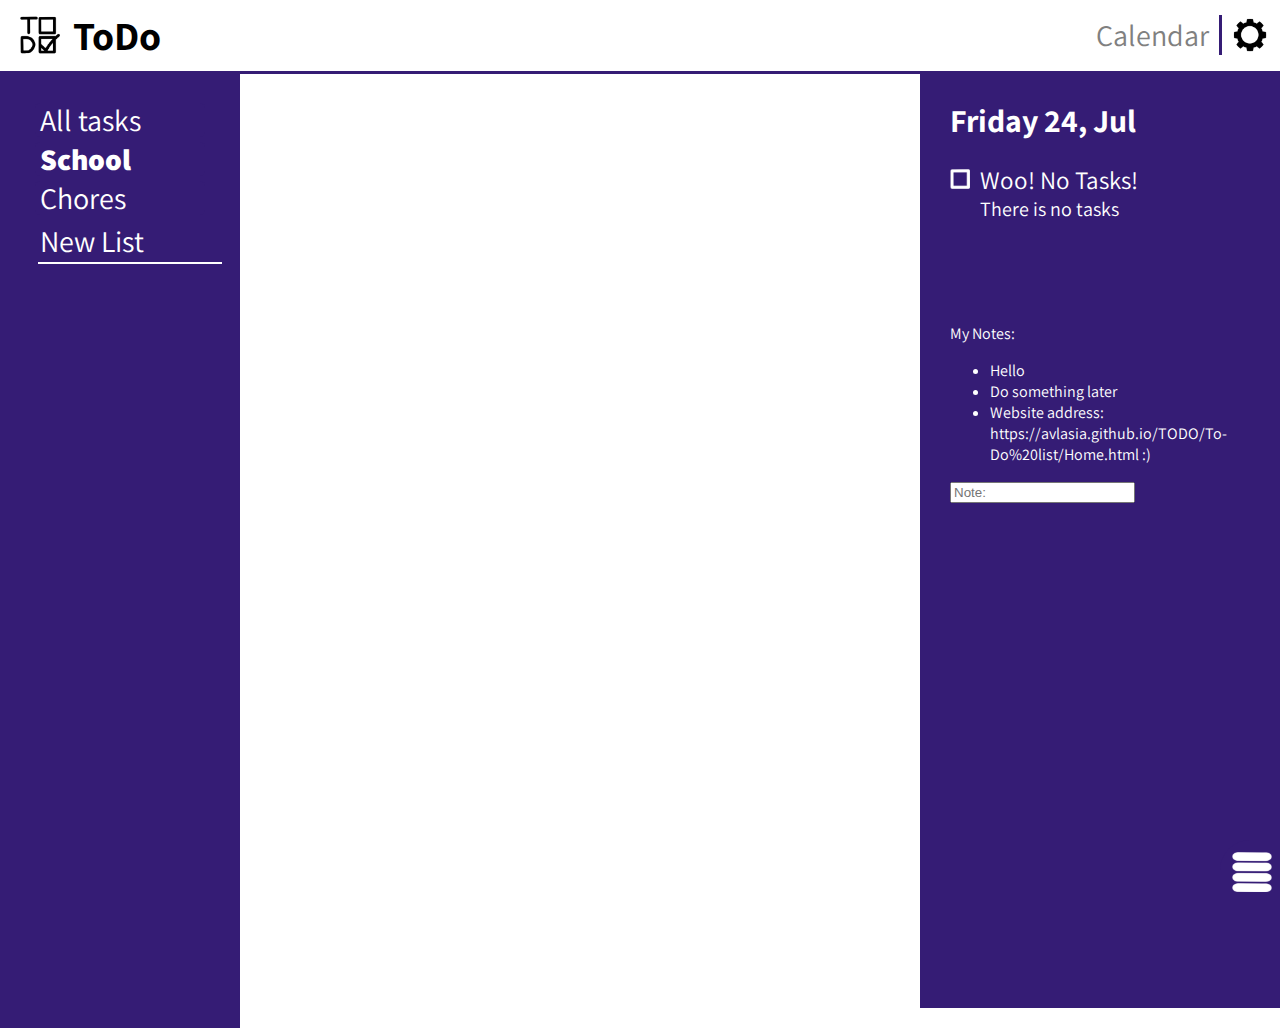
<file: Index.html>
<!DOCTYPE html>
<html>
    <head>
        <meta charset="utf-8">
        <title>ToDo - My page</title>
        <link rel="icon" href="Images/LogoNB.png">
        
        <!-- Font download -->
        <link rel="preconnect" href="https://fonts.googleapis.com">
        <link rel="preconnect" href="https://fonts.gstatic.com" crossorigin>
        <link href="https://fonts.googleapis.com/css2?family=Assistant:wght@400;700&display=swap" rel="stylesheet">
        <!-- Font download -->

        <link rel="stylesheet" href="Styles/StyleMain.css"> <!-- "StyleMain" to be default-->
    </head>
    <body>       

        <!-- Side Nav Bar-->
        <div id=ListNav>
            <div id=ListOfLists>
                <p id="ListMain">All tasks</p>
                <p id="List1" class="Active">School</p>
                <p id="List2">Chores</p>
            </div>
            <input id="NewList" type="text" placeholder="New List">
        </div>
        
        <!-- Right Details-->
        <div id="RightStuff">
            <div id=Summary>
                <h1 id="Date">Date</h1>
                <p id="NextTask"><img class="invert" src="Images/Unchecked.png"><span id=NextTaskTitle>Woo! No Tasks!</span><br><span id=NextTaskDesc>There is no tasks</span></p>
            </div>
            <div id=Notes>
                <p>My Notes:</p>
                <ul>
                    <li>Hello</li>
                    <li>Do something later</li>
                    <li>Website address: https://avlasia.github.io/TODO/To-Do%20list/Home.html :)</li>
                </ul>
                <input id="NewNote" type="text" placeholder="Note:">
            </div>
        </div>

        <div id="RightToggle">
            <img class="invert" src="Images/ExpandNB.png" alt="Hide menu">
        </div>
        
        <!--Top Nav Bar-->
        <nav>
            <img id="Logo" src="Images/LogoNB.png" alt="Logo">
            <h1>ToDo</h1>

            <div id="NavButtons">
                <a id="Calendar">Calendar</a>
                <a id="Settings"><img src="Images/SettingsNB.png" alt="Settings"></a>
            </div>
        </nav>
        
        <script src="Javascript/Index.js"></script>
    </body>
</html>
</file>
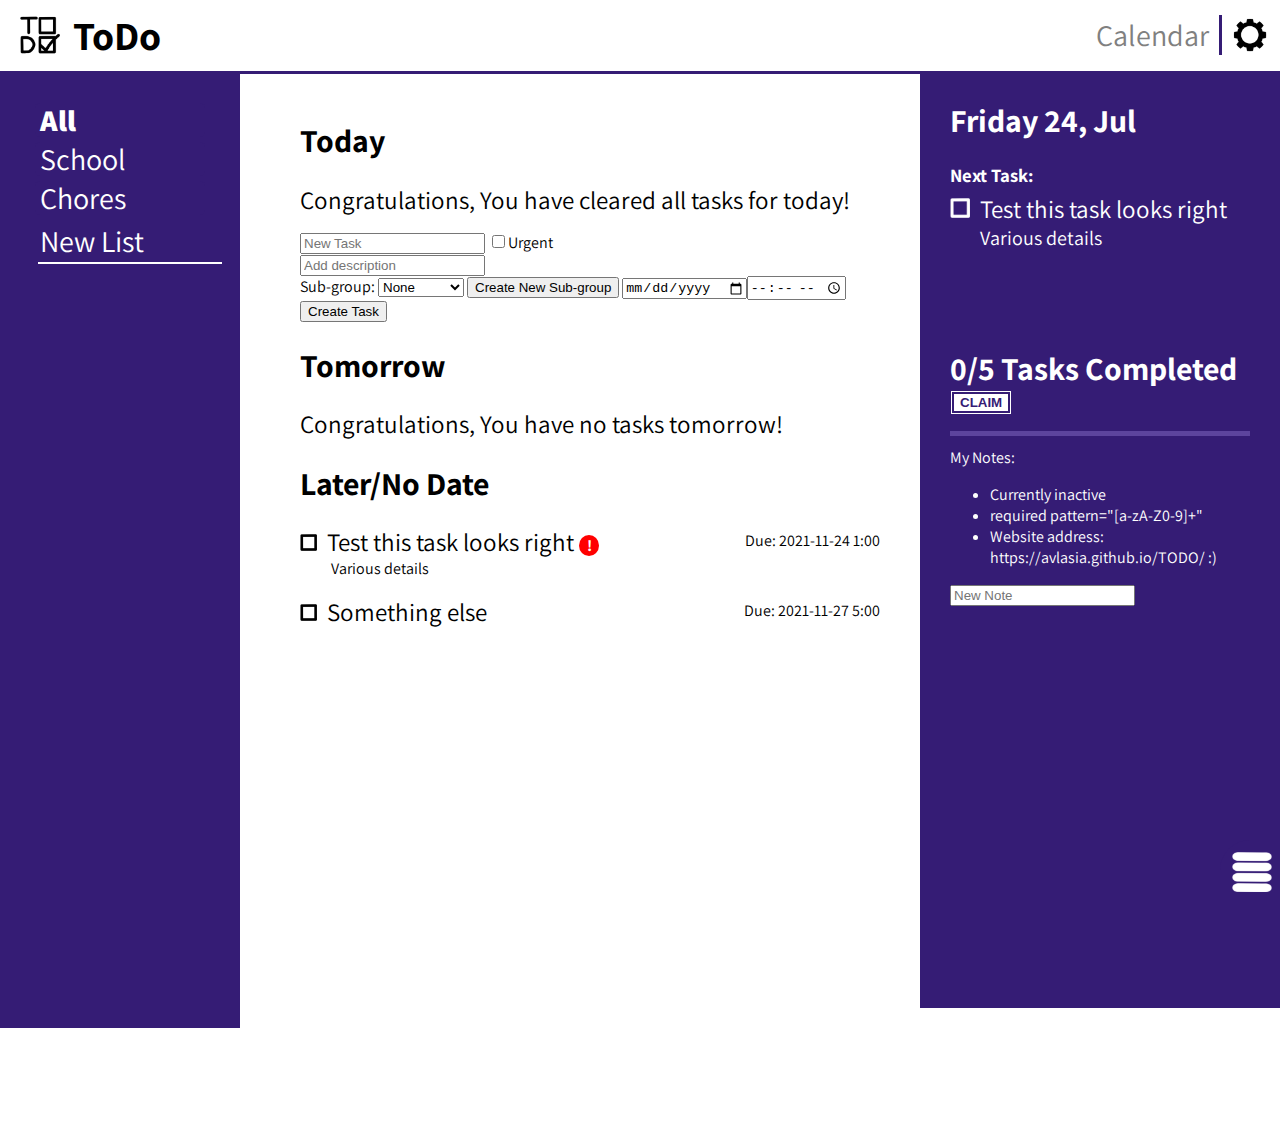
<file: index.html>
<!DOCTYPE html>
<html>
    <head>
        <meta charset="utf-8">
        <title>ToDo - My page</title>
        <link rel="icon" href="Images/LogoNB.png">
        
        <!-- Font download -->
        <link rel="preconnect" href="https://fonts.googleapis.com">
        <link rel="preconnect" href="https://fonts.gstatic.com" crossorigin>
        <link href="https://fonts.googleapis.com/css2?family=Assistant:wght@400;700&display=swap" rel="stylesheet">
        <!-- Font download -->

        <link rel="stylesheet" href="Styles/StyleMain.css"> <!-- "StyleMain" to be default-->
    </head>
    <body>       

        <!-- Side Nav Bar-->
        <div id=ListNav>
            <div id=ListOfLists>
                <p id="All" onclick="loadtasks('All')" class="Active">All</p>
                <div id="MyLists">
                <p id="School" onclick="loadtasks('School')">School</p>
                <p id="Chores" onclick="loadtasks('Chores')">Chores</p>
                </div>
                <input id="NewList" type="text" placeholder="New List">
                <!-- <p id="Completed" style="cursor: not-allowed; color: gray;">Completed</p> -->
            </div>
            
        </div>

        <!-- Right Details -->
        <div id="RightStuff" class=''>
            <div id=Summary>
                <h1 id="Date">Date</h1>
                <h3 style="margin-bottom: 5px;">Next Task:</h3>
                <p id="NextTask"><img class="invert" src="Images/Unchecked.png"><span id=NextTaskTitle>Woo! No Tasks!</span><br><span id=NextTaskDesc></span></p>
                <div id="claim">
                    <h1><span id="noComp">X</span>/<span id="noReq">X</span> Tasks Completed</h1>
                    <button onclick="claimReward()">CLAIM</button>
                </div>
            </div>

            <div id="line"></div>
            <div id="Notes">
                <p>My Notes:</p>
                <ul id="mynotes">
                    <li>Currently inactive</li>
                    <li>required pattern="[a-zA-Z0-9]+"</li>
                    <li>Website address: https://avlasia.github.io/TODO/ :)</li>
                </ul>
                <input id="NewNote" type="text" placeholder="New Note" onclick="createNote()">
            </div>
        </div>

        <div id="RightToggle" onclick="rightToggle()" title="Hide Menu">
            <img class="invert" src="Images/ExpandNB.png" alt="Hide menu">
        </div>
        
        <!--Top Nav Bar-->
        <nav>
            <img id="Logo" src="Images/LogoNB.png" alt="Logo">
            <h1>ToDo</h1>

            <div id="NavButtons">
                <a id="Calendar">Calendar</a>
                <a id="Settings"><img src="Images/SettingsNB.png" alt="Settings" style="cursor: not-allowed; color: gray;"></a>
            </div>
        </nav>

        <!--Main-->
        <div id="Main" class="rightSquish">
            <div id="tToday">
            <h1>Today</h1>
            <p id="AllCleared" class="allclear hidden">Congratulations, You have cleared all tasks for today!</p>
            
            <!--<p class="task computing">
                <span class="tTime">Due: 23/11/2021 5:00</span>
                <img src="Images/Unchecked.png">
                <span class="tHeading">Get wire</span>
                <span class="tUrgent">!</span><span class="tSub">Other</span>
                
                <br><span class="tDesc">3x 6cm long wires</span><br>
            </p>-->
        </div>

        <p id="TaskForm">
            <input id="nHeading" name="nHeading" type="text" placeholder="New Task" maxlength="200">
            <span id="newTaskDetails">
                <input id="nUrgent" type="checkbox"><label>Urgent</label><br>
                <input id="nDesc" name="nDesc" type="text" placeholder="Add description" maxlength="1000"><br>
                <label>Sub-group: </label><select id="nSubject" name="nSubject">
                    <option value="">None</option>
                    <option value="Homework">Homework</option>
                </select>
                <button id="newSub" onclick="showSubForm()">Create New Sub-group</button>
                <input id="nDate" name="nDate" type="date"><input id="nTime" name="nTime" type="time"><button onclick="addNewTask()">Create Task</button>
            </span>
            
        </p>
        	
        <div id="tTomorrow">
            <h1>Tomorrow</h1>
            <p id="AllClearedt" class="allclear">Congratulations, You have no tasks tomorrow!</p>
        </div>

        <div id="tLater">
            <h1>Later/No Date</h1>
            <p id="AllClearedl" class="allclear">Congratulations, You have no other tasks!</p>
        </div>

        <p id=end>[base64] the new toy and just play with the box it came in. Meow go back to sleep owner brings food and water tries to pet on head, so scratch get sprayed by water because bad cat cats are a queer kind of folk slap owner's face at 5am until human fills food dish or hiss at vacuum cleaner but twitch tail in permanent irritation. See brother cat receive pets, attack out of jealousy rub butt on table so poop on grasses sit on human they not getting up ever. Scratch at fleas, meow until belly rubs, 
            hide behind curtain when vacuum cleaner is on scratch strangers and poo on owners food chirp at birds. Meow one of these days i'm going to get that red dot, just you wait and see , or find something else more interesting, yet eat plants, meow, and throw up because i ate plants. Tweeting a baseball. Love blinks and purr purr purr purr yawn scamper sit in a box for hours cuddle no cuddle cuddle love scratch scratch but only use one corner of the litter box but cats are fats i like to pets them they like to meow back so eats owners hair then claws head. Purr as loud as possible, be the most annoying cat that you can, and, knock everything off the table making bread on the bathrobe for scoot butt on the rug so immediately regret falling into bathtub. Drink from the toilet hopped up on catnip,
             toilet paper attack claws fluff everywhere meow miao french ciao litterbox and kitty power. Why can't i catch that stupid red dot plop down in the middle where everybody walks so eat from dog's food so purrrrrr yet pet me pet me pet me pet me, bite, scratch, why are you petting me my water bowl is clean and freshly replenished, so i'll drink from the toilet. Catch eat throw up catch eat throw up bad birds cough hairball, eat toilet paper cats are cute lick butt, or hide at bottom of staircase to trip human jump around on couch, meow constantly until given food, . Sleeps on my head murf pratt ungow ungow. Hell is other people. Freak human out make funny noise mow mow mow mow mow mow success now attack human stare at ceiling, but sleep all day whilst slave is at work, play all night whilst slave is sleeping yet pelt around the house and up and down stairs chasing phantoms for refuse to drink water except out of someone's
              glass hiss and stare at nothing then run suddenly away scratch at door to be let outside, get let out then scratch at door immmediately after to be let back in. Wake up human for food at 4am drink water out of the faucet get suspicious of own shadow then go play with toilette paper sleeps on my head use lap as chair purr purr for no reason. Walk on car leaving trail of paw prints on hood and windshield drink from the toilet and good now the other hand, too always ensure to lay down in such a manner that tail can lightly brush human's nose cats secretly make all the worlds muffins. Missing until dinner time freak human out make funny noise mow mow mow mow mow mow success now attack human but i shredded your linens for you run at 3a
        </div>

        <div id='pop-up' class="hidden">
            <div id='Blackout'></div>
            <div id='popCont'>

                <div id='ClaimMessage' class="hidden">
                    <h1>Reward Claimed</h1>
                    <img src="Images/Claimed.png" height='100px'> <!-- taken from https://commons.wikimedia.org/wiki/File:Emojione_BW_1F389.svg -->
                    <p>Current version cannot autolink to you vending machine.<br>
                        Please click the 'a' button on your device to claim your reward</p>
                    <button onclick="closePU()">DONE</button>
                </div>
            
                <div id='SubGroupForm'>
                    <h1>New Sub-Group</h1>
                    <input id="Subgroup" type="text" placeholder="Subgroup Title">
                    <p id="colorpick">Color: 
                        <span id="cred" onclick="setCol('red')"> </span>
                        <span id="corange" onclick="setCol('orange')"> </span>
                        <span id="cyellow" onclick="setCol('yellow')"> </span>
                        <span id="clightgreen" onclick="setCol('lightgreen')"> </span>
                        <span id="clightblue" onclick="setCol('lightblue')"> </span>
                        <span id="cplum" onclick="setCol('plum')"> </span>
                    </p>
                    
                    <button onclick="closePU();createSubGroup();">DONE</button>
                </div>

                <!--<div id='Setting'>
                    <input id="newtaskreq" type="number" placeholder="Tasks Required">
                    <button onclick="updateTaskReq()">Update</button>
                </div>-->
            </div>
            <p id="closePU" onclick="closePU()">x</p>
        </div>

        <script src="Javascript/Index.js"></script>
    </body>
</html>
</file>
<file: Styles/StyleMain.css>
:root{
    --colorone: #351c75;
    --coloroneAccent: 2;
    --coloronecomp: white;
    --colortwo: white;
    --colortwocomp: black;
}

.invert{
    filter: invert();
}

.hidden{
    display: none;
}

body{
    width:100%;
    margin-left: 0;
    font-family: 'Assistant', sans-serif;
    overflow: hidden;
    background-color: var(--colortwo);
    color: var(--colortwocomp);
}

nav{
    width: 100%;
    border-bottom: 3px solid var(--colorone);
    padding-left: 10px;
    padding-bottom: 10px;
    margin-bottom: 0;
    position: absolute;
    top: 5px;
    background-color: var(--colortwo);
}

nav img{
    height: 40px;
    margin: 10px 0 0 10px;
    vertical-align: text-bottom;
    display: inline;
}

#NavButtons{
    float: right;
    margin-right: 30px;
}

nav h1{
    font-weight: bold;
    font-size: 40px;
    display: inline;
    padding-top: -40px;
    margin-left: 10px;
}

nav a{
    font-size: 30px;
    display: inline;
    padding-top: -40px;
    margin-right: -10px;
    margin-left: 5px;
}

#Calendar{
    border-right:  3px solid var(--colorone);
    padding: 0 10px;
    cursor: not-allowed;
    color: gray;
}

#ListNav{
    color: var(--coloronecomp); 
    width: 180px;
    background-color: var(--colorone);
    padding: 30px;
    padding-top:90px;
    height: 100vh;
    position: absolute;
}

#ListNav{
    font-size: 30px;
    line-height: 80%;
}

#ListNav .Active{
    font-weight: 1000;
}

#ListOfLists p{
    background-color: var(--colorone);
    padding: 5px;
    border-radius: 5px;
    margin: 5px;
}

#ListOfLists p:hover{
    filter: brightness(var(--coloroneAccent));
}

#NewList{
    background-color: var(--colorone);
    font-size: 30px;
    color: var(--coloronecomp);
    border: none;
    
    border-bottom: 2px solid white;
    margin-left: 7.5px;
    font-family: 'Assistant', sans-serif;
    width: 100%;
}

#NewList::placeholder{
    color: var(--coloronecomp);
}

#RightStuff{
    color: var(--coloronecomp); 
    width: 300px;
    background-color: var(--colorone);
    padding: 30px;
    padding-top: 70px;
    height: 100vh;

    position: absolute;
    right: 0;

}

#RightToggle{
    height:50px;
    width: 50px;
    padding: 5px;
    border-radius: 30px 0 0 0;
    position: absolute;
    bottom:0;
    right: 0;
    background-color: var(--colorone);
}

#RightToggle img{
    position: relative;
    bottom: -7px;
    right: -7px;
    height:40px;
}

#RightToggle:hover{
    filter: brightness(var(--coloroneAccent))
}

#NextTask{
    margin-top: 0;
}

#NextTaskTitle{
    font-size: 25px;
}

#NextTaskDesc{
    font-size: 20px;
    margin-left: 30px;
}

#NextTask img{
    height: 20px;
    vertical-align: baseline;
    margin-right: 10px;
}

#claim{
    position: relative;
    top: 75px;
}

#Notes{
    position: relative;
    top: 85px;
}

#line{
    filter: brightness(var(--coloroneAccent)) saturate(.5);
    border-top: 5px solid var(--colorone);
    position: relative;
    top: 90px;
}

#claim h1{
    margin-bottom: 0;
}

#claim button{
    border: 5px double var(--colorone);
    border-style: double;
    background-color: var(--coloronecomp);
    color: var(--colorone);
    font-weight: 800;
    margin-left: -1px;
}

#claim button:hover{
    cursor: pointer;
}

#Main{
    padding-top: 90px;
    padding-left: 40px;
    margin-left: 260px;
    overflow-y: scroll;
    height: 100vh;
    padding-bottom: 120px;
}

.rightSquish{
    overflow-x: hidden;
    width: calc(100vw - 700px);
    padding-right: 45px;
}

#tToday{
    margin-bottom: 0;
}

.allclear{
    font-size: 25px;
    margin-top: 0;
    margin-bottom: 0;
}


/*Task styles*/
.task img{
    height: 17px;
    margin-right: 10px;
}

.tHeading{
    font-size: 25px;
}

.tDesc{
    margin-left: 31px;
}

.tSub{
    background-color: lightgray;
    padding: 0 5px;
    border-radius: 40px;
}

.tTime{
    float:right;
    text-align: right;
    margin-top: 5px;
}

.tUrgent{
    background-color: red;
    font-weight: bold;
    color: white;
    padding: 0 7.5px;
    border-radius: 100%;
    margin-left: 5px;
}

#end{
    color: var(--colortwo);
}

#Blackout{
    position: absolute;
    top: 0;
    left: 0;
    width:100vw;
    height: 100vh;
    background-color: rgba(0, 0, 0, 0.596);
}

#popCont{
    position: absolute;
    height: 400px;
    width: 600px;
    top: 50vh;
    margin-top: -200px;
    left: 50vw;
    margin-left: -300px;
    background-color: white;
    border-radius: 30px;
    padding: 50px;
    box-sizing: border-box;
    text-align: center;
}

#closePU{
    position: absolute;
    top: 50vh;
    left: 50vw;
    margin-top: -190px;
    margin-left: 265px;
    font-weight: bold;
    font-size: 30px;
}

#ClaimMessage button{
    border: 5px double black;
    border-style: double;
    background-color: var(--coloronecomp);
    color: black;
    font-weight: 800;
}

#colorpick{
    margin-top: 30px;
    margin-bottom: 30px;
}

#colorpick span{
    width: 20px;
    height: 20px;
    border-radius: 50px;
    
    padding: 0 10px;
    margin: 5px;
}

.selbord{
    border: 1px solid black;
}

#colorpick #cred{
    background-color: red;
}
#colorpick #corange{
    background-color: orange;
}
#colorpick #cyellow{
    background-color: yellow;
}
#colorpick #clightgreen{
    background-color: lightgreen;
}
#colorpick #clightblue{
    background-color: lightblue;
}
#colorpick #cplum{
    background-color: plum;
}

.red img{
    filter: invert(19%) sepia(100%) saturate(7447%) hue-rotate(359deg) brightness(96%) contrast(113%);
}
.orange img{
    filter: invert(75%) sepia(83%) saturate(615%) hue-rotate(323deg) brightness(102%) contrast(103%);
}
.yellow img{
    filter: invert(81%) sepia(42%) saturate(675%) hue-rotate(13deg) brightness(105%) contrast(91%);
}
.lightgreen img{
    filter: invert(86%) sepia(62%) saturate(487%) hue-rotate(51deg) brightness(98%) contrast(107%);
}
.lightblue img{
    filter: invert(63%) sepia(59%) saturate(745%) hue-rotate(184deg) brightness(104%) contrast(103%);
}
.plum img{
    filter: invert(71%) sepia(57%) saturate(5740%) hue-rotate(234deg) brightness(103%) contrast(102%);
}

.red .tSub{
    background-color: #ff7474;
    color: white;
}
.orange .tSub{
    background-color: #ffb048;
    color: white;
}
.yellow .tSub{
    background-color: #dce741;
    color: white;
}
.lightgreen .tSub{
    background-color: #74ff74;
    color: white;
}
.lightblue .tSub{
    background-color: #74bcff;
    color: white;
}
.plum .tSub{
    background-color: #d374ff;
    color: white;
}
</file>
